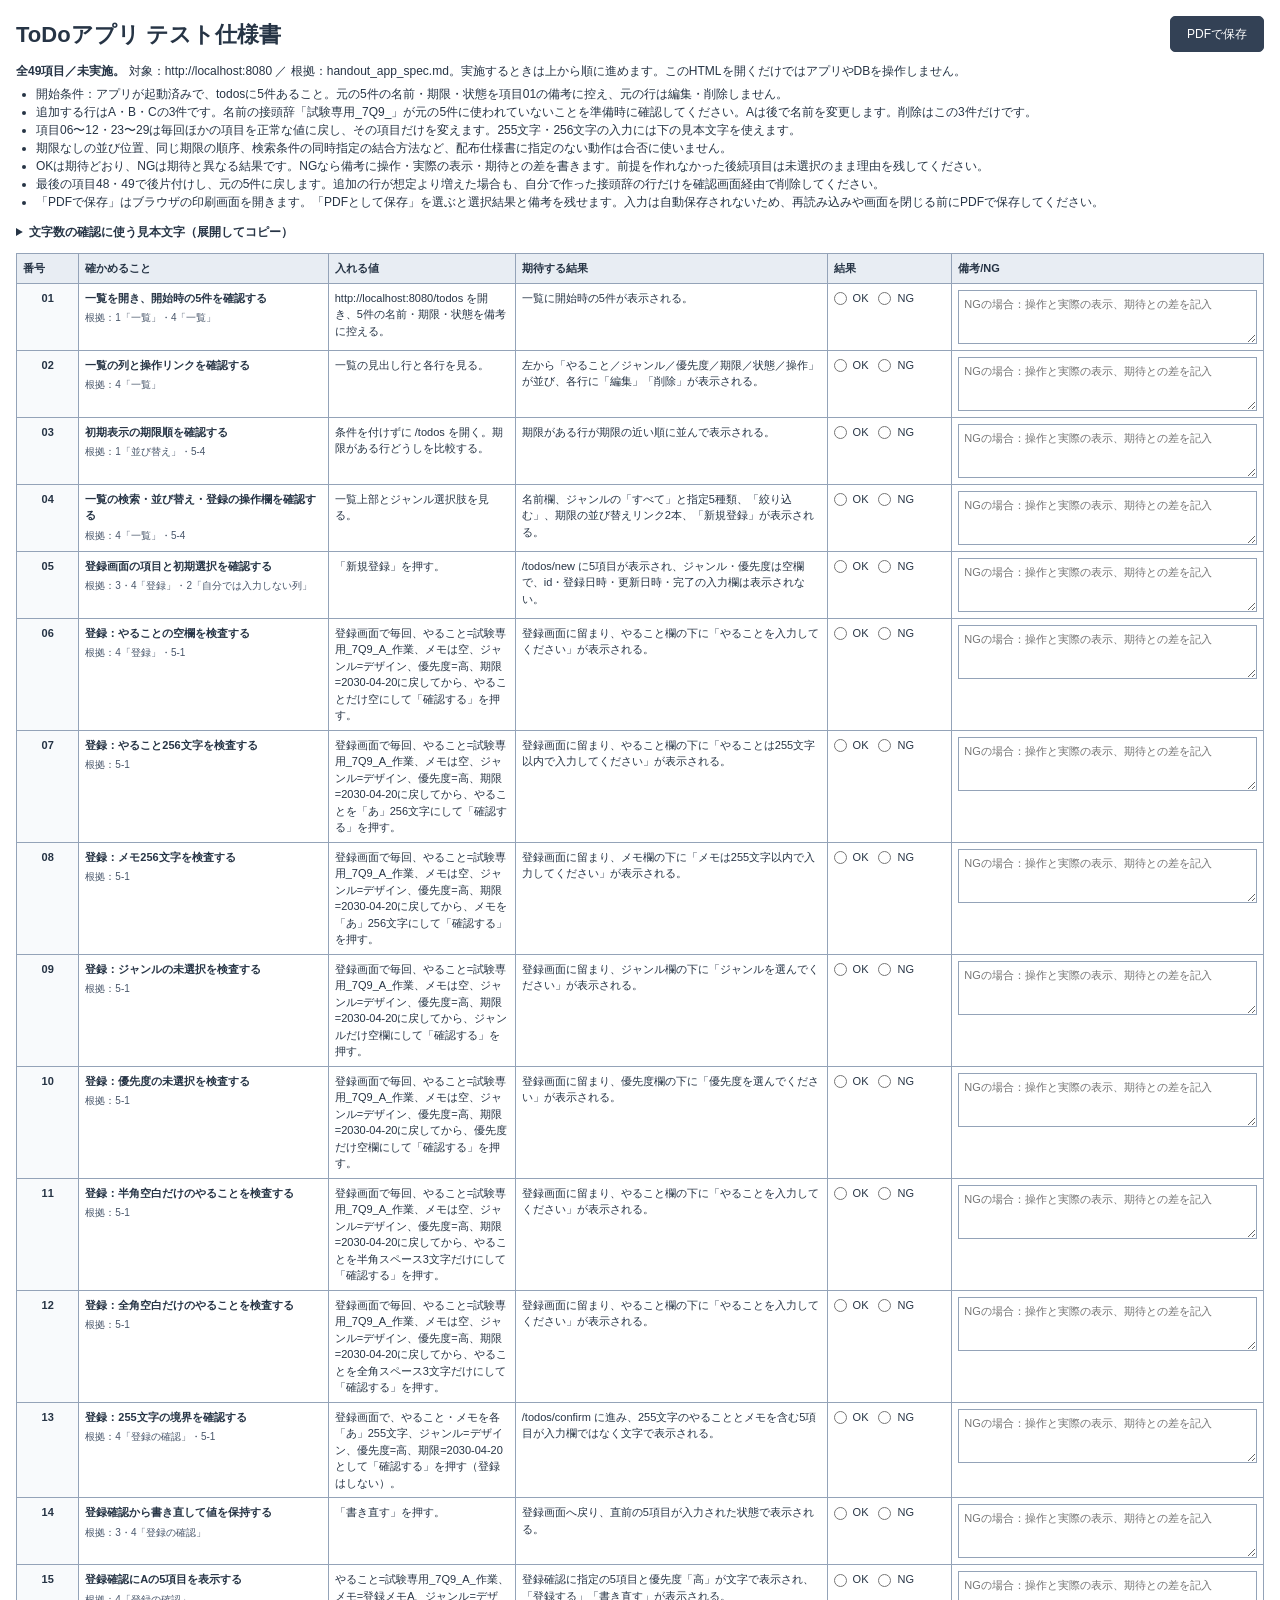
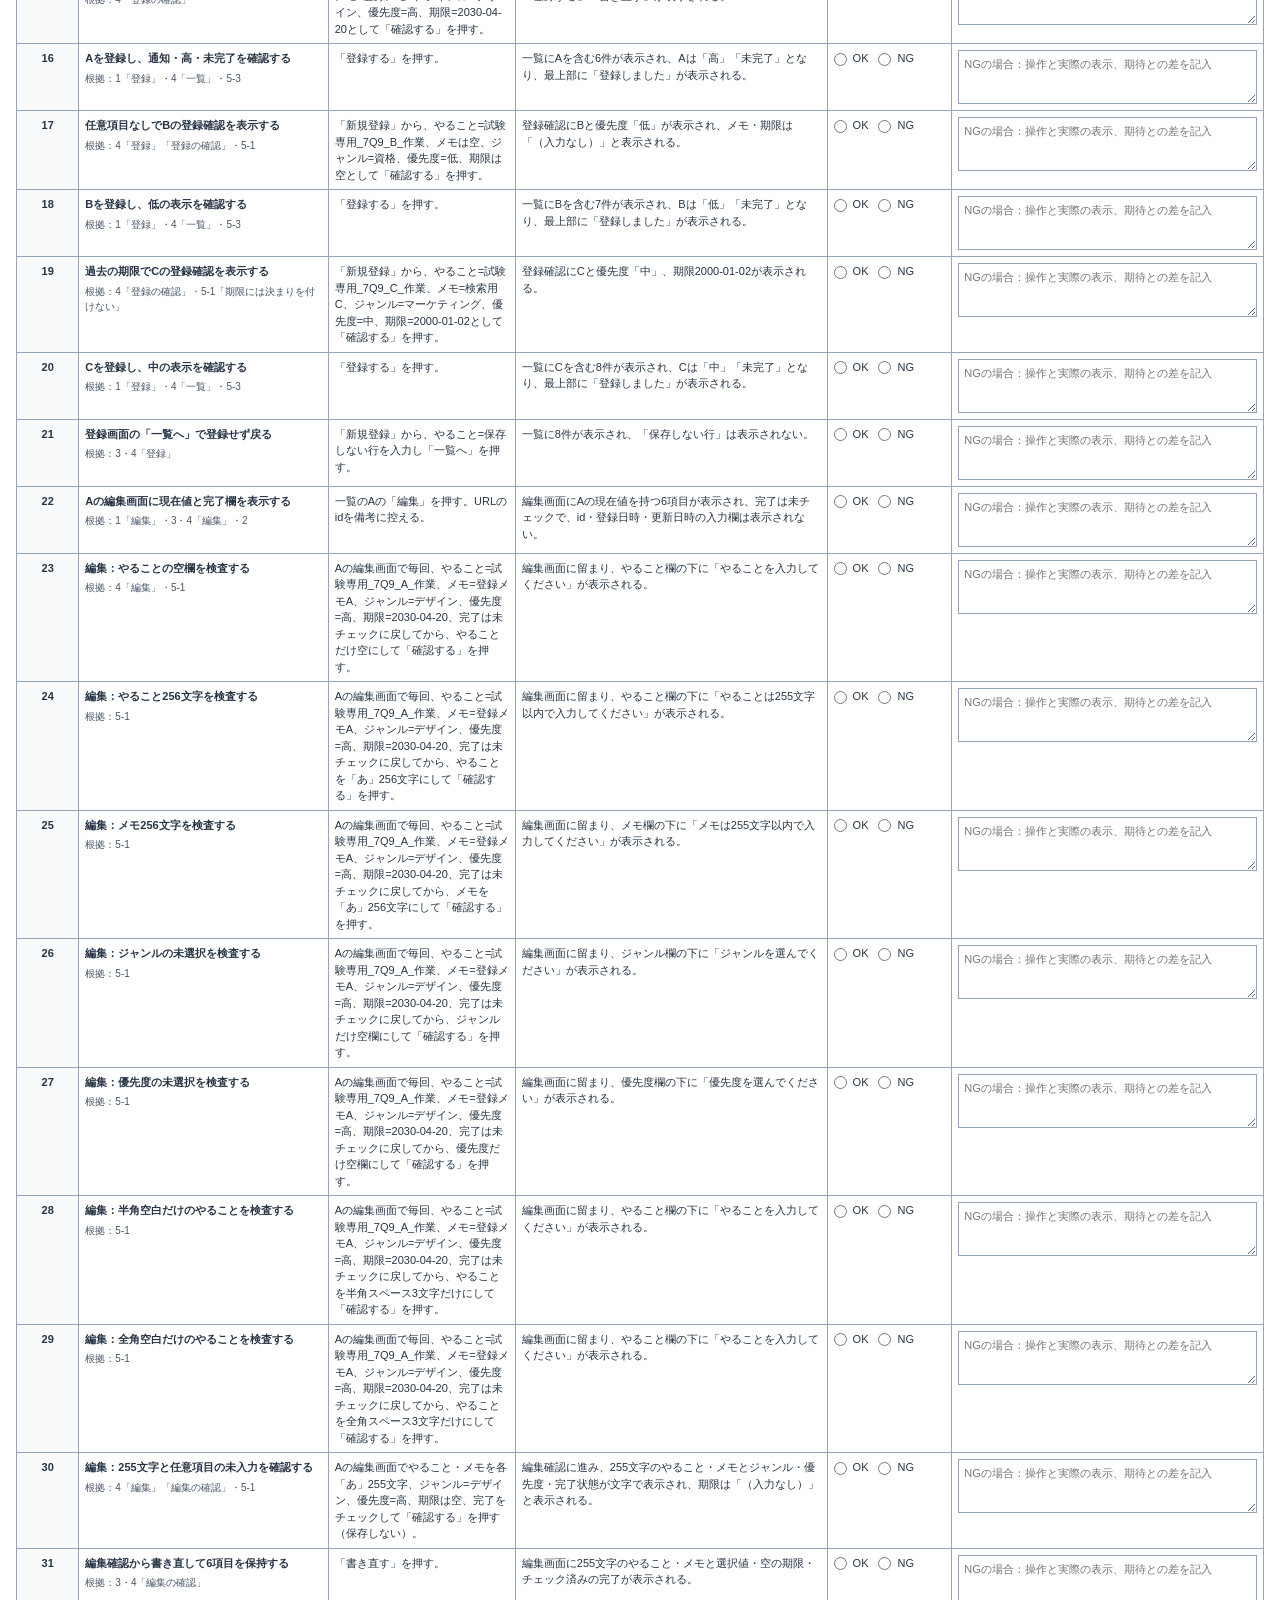
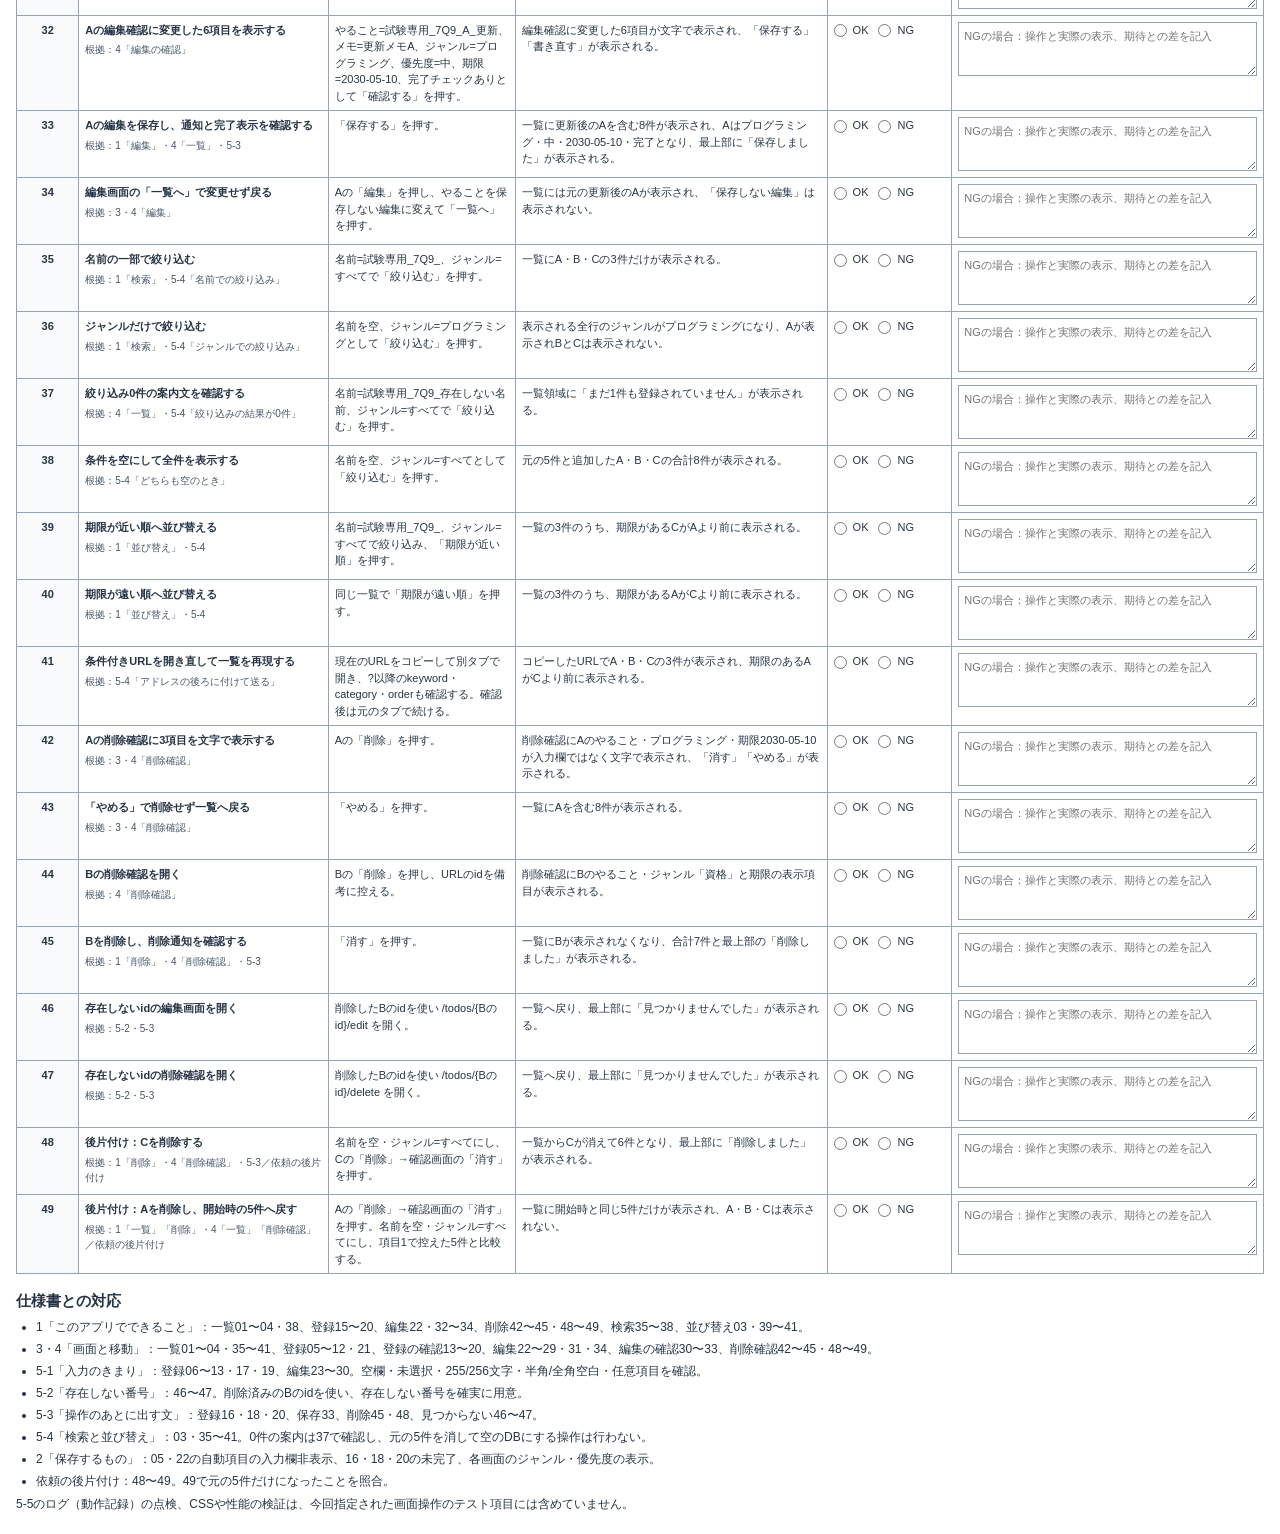
<file: test-spec.html>
<!DOCTYPE html>
<html lang="ja">
<head>
<meta charset="UTF-8">
<meta name="viewport" content="width=device-width, initial-scale=1.0">
<title>ToDoアプリ テスト仕様書</title>
<style>
* { box-sizing: border-box; }
body { margin: 0; color: #263445; background: #fff; font-family: sans-serif; font-size: 12px; line-height: 1.5; }
.page { width: 100%; padding: 16px; }
.toolbar { display: flex; align-items: center; justify-content: space-between; gap: 16px; margin-bottom: 10px; }
h1 { margin: 0; font-size: 22px; }
h2 { margin: 12px 0 4px; font-size: 15px; }
p { margin: 5px 0; }
button { flex: 0 0 auto; border: 1px solid #334155; border-radius: 5px; padding: 8px 16px; background: #334155; color: white; font: inherit; cursor: pointer; }
.instructions { margin-bottom: 12px; }
ul { margin: 5px 0; padding-left: 20px; }
table { width: 100%; table-layout: fixed; border-collapse: collapse; font-size: 11px; }
col.number { width: 5%; } col.check { width: 20%; } col.input { width: 15%; } col.expected { width: 25%; } col.result { width: 10%; } col.notes { width: 25%; }
th, td { border: 1px solid #94a3b8; padding: 6px; vertical-align: top; text-align: left; overflow-wrap: anywhere; }
thead th { background: #e8edf3; font-weight: bold; }
tbody th { text-align: center; background: #f8fafc; }
small { display: block; margin-top: 4px; color: #475569; font-size: 10px; }
.radio-options { display: flex; flex-wrap: wrap; gap: 4px 10px; }
.radio-options label { white-space: nowrap; }
input[type="radio"] { margin: 0 3px 0 0; vertical-align: middle; accent-color: #334155; }
textarea { display: block; width: 100%; min-height: 54px; border: 1px solid #94a3b8; padding: 5px; resize: vertical; overflow: hidden; background: #fff; color: #263445; font: inherit; line-height: 1.5; }
.print-note, .print-result { display: none; }
details { margin: 8px 0 12px; }
summary { cursor: pointer; font-weight: bold; }
.sample { white-space: pre-wrap; overflow-wrap: anywhere; border: 1px solid #cbd5e1; padding: 8px; font-size: 11px; }
.mapping { margin-top: 16px; }
.mapping li { margin-bottom: 4px; }
@page { size: A4 landscape; margin: 10mm; }
@media print {
    html, body { width: 100%; margin: 0; padding: 0; }
    body { font-size: 9pt; -webkit-print-color-adjust: exact; print-color-adjust: exact; }
    .page { width: 100%; padding: 0; }
    .toolbar button, details, textarea, .radio-options { display: none !important; }
    h1 { font-size: 16pt; }
    table { width: 100%; font-size: 8pt; }
    th, td { padding: 4px; overflow: visible; }
    small { font-size: 7pt; }
    thead { display: table-header-group; }
    tr { break-inside: auto; page-break-inside: auto; }
    .print-note, .print-result { display: block; white-space: pre-wrap; overflow-wrap: anywhere; height: auto; overflow: visible; }
    .print-note { line-height: 1.5; }
}
</style>
</head>
<body>
<main class="page">
<header class="toolbar"><h1>ToDoアプリ テスト仕様書</h1><button id="print-button" type="button">PDFで保存</button></header>
<section class="instructions" aria-label="実施前の準備">
<p><strong>全49項目／未実施。</strong> 対象：http://localhost:8080 ／ 根拠：handout_app_spec.md。実施するときは上から順に進めます。このHTMLを開くだけではアプリやDBを操作しません。</p>
<ul>
<li>開始条件：アプリが起動済みで、todosに5件あること。元の5件の名前・期限・状態を項目01の備考に控え、元の行は編集・削除しません。</li>
<li>追加する行はA・B・Cの3件です。名前の接頭辞「試験専用_7Q9_」が元の5件に使われていないことを準備時に確認してください。Aは後で名前を変更します。削除はこの3件だけです。</li>
<li>項目06〜12・23〜29は毎回ほかの項目を正常な値に戻し、その項目だけを変えます。255文字・256文字の入力には下の見本文字を使えます。</li>
<li>期限なしの並び位置、同じ期限の順序、検索条件の同時指定の結合方法など、配布仕様書に指定のない動作は合否に使いません。</li>
<li>OKは期待どおり、NGは期待と異なる結果です。NGなら備考に操作・実際の表示・期待との差を書きます。前提を作れなかった後続項目は未選択のまま理由を残してください。</li>
<li>最後の項目48・49で後片付けし、元の5件に戻します。追加の行が想定より増えた場合も、自分で作った接頭辞の行だけを確認画面経由で削除してください。</li>
<li>「PDFで保存」はブラウザの印刷画面を開きます。「PDFとして保存」を選ぶと選択結果と備考を残せます。入力は自動保存されないため、再読み込みや画面を閉じる前にPDFで保存してください。</li>
</ul>
</section>
<details><summary>文字数の確認に使う見本文字（展開してコピー）</summary><p>「あ」255文字：</p><pre class="sample">あああああああああああああああああああああああああああああああああああああああああああああああああああああああああああああああああああああああああああああああああああああああああああああああああああああああああああああああああああああああああああああああああああああああああああああああああああああああああああああああああああああああああああああああああああああああああああああああああああああああああああああああああああああああああああああああああああああああああああああああああああああああああああああああ</pre><p>「あ」256文字：</p><pre class="sample">ああああああああああああああああああああああああああああああああああああああああああああああああああああああああああああああああああああああああああああああああああああああああああああああああああああああああああああああああああああああああああああああああああああああああああああああああああああああああああああああああああああああああああああああああああああああああああああああああああああああああああああああああああああああああああああああああああああああああああああああああああああああああああああああああ</pre></details>
<table aria-label="テスト項目と結果の記録">
<colgroup><col class="number"><col class="check"><col class="input"><col class="expected"><col class="result"><col class="notes"></colgroup>
<thead><tr><th scope="col">番号</th><th scope="col">確かめること</th><th scope="col">入れる値</th><th scope="col">期待する結果</th><th scope="col">結果</th><th scope="col">備考/NG</th></tr></thead>
<tbody>
<tr data-case="01"><th scope="row">01</th><td><strong>一覧を開き、開始時の5件を確認する</strong><small>根拠：1「一覧」・4「一覧」</small></td><td>http://localhost:8080/todos を開き、5件の名前・期限・状態を備考に控える。</td><td>一覧に開始時の5件が表示される。</td><td class="result-cell"><div class="radio-options"><label for="ok-01"><input type="radio" id="ok-01" name="result-01" value="OK"> OK</label><label for="ng-01"><input type="radio" id="ng-01" name="result-01" value="NG"> NG</label></div><span class="print-result" aria-hidden="true">○ OK　○ NG</span></td><td><textarea id="note-01" name="note-01" rows="2" aria-label="項目01の備考・NG内容" placeholder="NGの場合：操作と実際の表示、期待との差を記入"></textarea><div class="print-note" aria-hidden="true"></div></td></tr>
<tr data-case="02"><th scope="row">02</th><td><strong>一覧の列と操作リンクを確認する</strong><small>根拠：4「一覧」</small></td><td>一覧の見出し行と各行を見る。</td><td>左から「やること／ジャンル／優先度／期限／状態／操作」が並び、各行に「編集」「削除」が表示される。</td><td class="result-cell"><div class="radio-options"><label for="ok-02"><input type="radio" id="ok-02" name="result-02" value="OK"> OK</label><label for="ng-02"><input type="radio" id="ng-02" name="result-02" value="NG"> NG</label></div><span class="print-result" aria-hidden="true">○ OK　○ NG</span></td><td><textarea id="note-02" name="note-02" rows="2" aria-label="項目02の備考・NG内容" placeholder="NGの場合：操作と実際の表示、期待との差を記入"></textarea><div class="print-note" aria-hidden="true"></div></td></tr>
<tr data-case="03"><th scope="row">03</th><td><strong>初期表示の期限順を確認する</strong><small>根拠：1「並び替え」・5-4</small></td><td>条件を付けずに /todos を開く。期限がある行どうしを比較する。</td><td>期限がある行が期限の近い順に並んで表示される。</td><td class="result-cell"><div class="radio-options"><label for="ok-03"><input type="radio" id="ok-03" name="result-03" value="OK"> OK</label><label for="ng-03"><input type="radio" id="ng-03" name="result-03" value="NG"> NG</label></div><span class="print-result" aria-hidden="true">○ OK　○ NG</span></td><td><textarea id="note-03" name="note-03" rows="2" aria-label="項目03の備考・NG内容" placeholder="NGの場合：操作と実際の表示、期待との差を記入"></textarea><div class="print-note" aria-hidden="true"></div></td></tr>
<tr data-case="04"><th scope="row">04</th><td><strong>一覧の検索・並び替え・登録の操作欄を確認する</strong><small>根拠：4「一覧」・5-4</small></td><td>一覧上部とジャンル選択肢を見る。</td><td>名前欄、ジャンルの「すべて」と指定5種類、「絞り込む」、期限の並び替えリンク2本、「新規登録」が表示される。</td><td class="result-cell"><div class="radio-options"><label for="ok-04"><input type="radio" id="ok-04" name="result-04" value="OK"> OK</label><label for="ng-04"><input type="radio" id="ng-04" name="result-04" value="NG"> NG</label></div><span class="print-result" aria-hidden="true">○ OK　○ NG</span></td><td><textarea id="note-04" name="note-04" rows="2" aria-label="項目04の備考・NG内容" placeholder="NGの場合：操作と実際の表示、期待との差を記入"></textarea><div class="print-note" aria-hidden="true"></div></td></tr>
<tr data-case="05"><th scope="row">05</th><td><strong>登録画面の項目と初期選択を確認する</strong><small>根拠：3・4「登録」・2「自分では入力しない列」</small></td><td>「新規登録」を押す。</td><td>/todos/new に5項目が表示され、ジャンル・優先度は空欄で、id・登録日時・更新日時・完了の入力欄は表示されない。</td><td class="result-cell"><div class="radio-options"><label for="ok-05"><input type="radio" id="ok-05" name="result-05" value="OK"> OK</label><label for="ng-05"><input type="radio" id="ng-05" name="result-05" value="NG"> NG</label></div><span class="print-result" aria-hidden="true">○ OK　○ NG</span></td><td><textarea id="note-05" name="note-05" rows="2" aria-label="項目05の備考・NG内容" placeholder="NGの場合：操作と実際の表示、期待との差を記入"></textarea><div class="print-note" aria-hidden="true"></div></td></tr>
<tr data-case="06"><th scope="row">06</th><td><strong>登録：やることの空欄を検査する</strong><small>根拠：4「登録」・5-1</small></td><td>登録画面で毎回、やること=試験専用_7Q9_A_作業、メモは空、ジャンル=デザイン、優先度=高、期限=2030-04-20に戻してから、やることだけ空にして「確認する」を押す。</td><td>登録画面に留まり、やること欄の下に「やることを入力してください」が表示される。</td><td class="result-cell"><div class="radio-options"><label for="ok-06"><input type="radio" id="ok-06" name="result-06" value="OK"> OK</label><label for="ng-06"><input type="radio" id="ng-06" name="result-06" value="NG"> NG</label></div><span class="print-result" aria-hidden="true">○ OK　○ NG</span></td><td><textarea id="note-06" name="note-06" rows="2" aria-label="項目06の備考・NG内容" placeholder="NGの場合：操作と実際の表示、期待との差を記入"></textarea><div class="print-note" aria-hidden="true"></div></td></tr>
<tr data-case="07"><th scope="row">07</th><td><strong>登録：やること256文字を検査する</strong><small>根拠：5-1</small></td><td>登録画面で毎回、やること=試験専用_7Q9_A_作業、メモは空、ジャンル=デザイン、優先度=高、期限=2030-04-20に戻してから、やることを「あ」256文字にして「確認する」を押す。</td><td>登録画面に留まり、やること欄の下に「やることは255文字以内で入力してください」が表示される。</td><td class="result-cell"><div class="radio-options"><label for="ok-07"><input type="radio" id="ok-07" name="result-07" value="OK"> OK</label><label for="ng-07"><input type="radio" id="ng-07" name="result-07" value="NG"> NG</label></div><span class="print-result" aria-hidden="true">○ OK　○ NG</span></td><td><textarea id="note-07" name="note-07" rows="2" aria-label="項目07の備考・NG内容" placeholder="NGの場合：操作と実際の表示、期待との差を記入"></textarea><div class="print-note" aria-hidden="true"></div></td></tr>
<tr data-case="08"><th scope="row">08</th><td><strong>登録：メモ256文字を検査する</strong><small>根拠：5-1</small></td><td>登録画面で毎回、やること=試験専用_7Q9_A_作業、メモは空、ジャンル=デザイン、優先度=高、期限=2030-04-20に戻してから、メモを「あ」256文字にして「確認する」を押す。</td><td>登録画面に留まり、メモ欄の下に「メモは255文字以内で入力してください」が表示される。</td><td class="result-cell"><div class="radio-options"><label for="ok-08"><input type="radio" id="ok-08" name="result-08" value="OK"> OK</label><label for="ng-08"><input type="radio" id="ng-08" name="result-08" value="NG"> NG</label></div><span class="print-result" aria-hidden="true">○ OK　○ NG</span></td><td><textarea id="note-08" name="note-08" rows="2" aria-label="項目08の備考・NG内容" placeholder="NGの場合：操作と実際の表示、期待との差を記入"></textarea><div class="print-note" aria-hidden="true"></div></td></tr>
<tr data-case="09"><th scope="row">09</th><td><strong>登録：ジャンルの未選択を検査する</strong><small>根拠：5-1</small></td><td>登録画面で毎回、やること=試験専用_7Q9_A_作業、メモは空、ジャンル=デザイン、優先度=高、期限=2030-04-20に戻してから、ジャンルだけ空欄にして「確認する」を押す。</td><td>登録画面に留まり、ジャンル欄の下に「ジャンルを選んでください」が表示される。</td><td class="result-cell"><div class="radio-options"><label for="ok-09"><input type="radio" id="ok-09" name="result-09" value="OK"> OK</label><label for="ng-09"><input type="radio" id="ng-09" name="result-09" value="NG"> NG</label></div><span class="print-result" aria-hidden="true">○ OK　○ NG</span></td><td><textarea id="note-09" name="note-09" rows="2" aria-label="項目09の備考・NG内容" placeholder="NGの場合：操作と実際の表示、期待との差を記入"></textarea><div class="print-note" aria-hidden="true"></div></td></tr>
<tr data-case="10"><th scope="row">10</th><td><strong>登録：優先度の未選択を検査する</strong><small>根拠：5-1</small></td><td>登録画面で毎回、やること=試験専用_7Q9_A_作業、メモは空、ジャンル=デザイン、優先度=高、期限=2030-04-20に戻してから、優先度だけ空欄にして「確認する」を押す。</td><td>登録画面に留まり、優先度欄の下に「優先度を選んでください」が表示される。</td><td class="result-cell"><div class="radio-options"><label for="ok-10"><input type="radio" id="ok-10" name="result-10" value="OK"> OK</label><label for="ng-10"><input type="radio" id="ng-10" name="result-10" value="NG"> NG</label></div><span class="print-result" aria-hidden="true">○ OK　○ NG</span></td><td><textarea id="note-10" name="note-10" rows="2" aria-label="項目10の備考・NG内容" placeholder="NGの場合：操作と実際の表示、期待との差を記入"></textarea><div class="print-note" aria-hidden="true"></div></td></tr>
<tr data-case="11"><th scope="row">11</th><td><strong>登録：半角空白だけのやることを検査する</strong><small>根拠：5-1</small></td><td>登録画面で毎回、やること=試験専用_7Q9_A_作業、メモは空、ジャンル=デザイン、優先度=高、期限=2030-04-20に戻してから、やることを半角スペース3文字だけにして「確認する」を押す。</td><td>登録画面に留まり、やること欄の下に「やることを入力してください」が表示される。</td><td class="result-cell"><div class="radio-options"><label for="ok-11"><input type="radio" id="ok-11" name="result-11" value="OK"> OK</label><label for="ng-11"><input type="radio" id="ng-11" name="result-11" value="NG"> NG</label></div><span class="print-result" aria-hidden="true">○ OK　○ NG</span></td><td><textarea id="note-11" name="note-11" rows="2" aria-label="項目11の備考・NG内容" placeholder="NGの場合：操作と実際の表示、期待との差を記入"></textarea><div class="print-note" aria-hidden="true"></div></td></tr>
<tr data-case="12"><th scope="row">12</th><td><strong>登録：全角空白だけのやることを検査する</strong><small>根拠：5-1</small></td><td>登録画面で毎回、やること=試験専用_7Q9_A_作業、メモは空、ジャンル=デザイン、優先度=高、期限=2030-04-20に戻してから、やることを全角スペース3文字だけにして「確認する」を押す。</td><td>登録画面に留まり、やること欄の下に「やることを入力してください」が表示される。</td><td class="result-cell"><div class="radio-options"><label for="ok-12"><input type="radio" id="ok-12" name="result-12" value="OK"> OK</label><label for="ng-12"><input type="radio" id="ng-12" name="result-12" value="NG"> NG</label></div><span class="print-result" aria-hidden="true">○ OK　○ NG</span></td><td><textarea id="note-12" name="note-12" rows="2" aria-label="項目12の備考・NG内容" placeholder="NGの場合：操作と実際の表示、期待との差を記入"></textarea><div class="print-note" aria-hidden="true"></div></td></tr>
<tr data-case="13"><th scope="row">13</th><td><strong>登録：255文字の境界を確認する</strong><small>根拠：4「登録の確認」・5-1</small></td><td>登録画面で、やること・メモを各「あ」255文字、ジャンル=デザイン、優先度=高、期限=2030-04-20として「確認する」を押す（登録はしない）。</td><td>/todos/confirm に進み、255文字のやることとメモを含む5項目が入力欄ではなく文字で表示される。</td><td class="result-cell"><div class="radio-options"><label for="ok-13"><input type="radio" id="ok-13" name="result-13" value="OK"> OK</label><label for="ng-13"><input type="radio" id="ng-13" name="result-13" value="NG"> NG</label></div><span class="print-result" aria-hidden="true">○ OK　○ NG</span></td><td><textarea id="note-13" name="note-13" rows="2" aria-label="項目13の備考・NG内容" placeholder="NGの場合：操作と実際の表示、期待との差を記入"></textarea><div class="print-note" aria-hidden="true"></div></td></tr>
<tr data-case="14"><th scope="row">14</th><td><strong>登録確認から書き直して値を保持する</strong><small>根拠：3・4「登録の確認」</small></td><td>「書き直す」を押す。</td><td>登録画面へ戻り、直前の5項目が入力された状態で表示される。</td><td class="result-cell"><div class="radio-options"><label for="ok-14"><input type="radio" id="ok-14" name="result-14" value="OK"> OK</label><label for="ng-14"><input type="radio" id="ng-14" name="result-14" value="NG"> NG</label></div><span class="print-result" aria-hidden="true">○ OK　○ NG</span></td><td><textarea id="note-14" name="note-14" rows="2" aria-label="項目14の備考・NG内容" placeholder="NGの場合：操作と実際の表示、期待との差を記入"></textarea><div class="print-note" aria-hidden="true"></div></td></tr>
<tr data-case="15"><th scope="row">15</th><td><strong>登録確認にAの5項目を表示する</strong><small>根拠：4「登録の確認」</small></td><td>やること=試験専用_7Q9_A_作業、メモ=登録メモA、ジャンル=デザイン、優先度=高、期限=2030-04-20として「確認する」を押す。</td><td>登録確認に指定の5項目と優先度「高」が文字で表示され、「登録する」「書き直す」が表示される。</td><td class="result-cell"><div class="radio-options"><label for="ok-15"><input type="radio" id="ok-15" name="result-15" value="OK"> OK</label><label for="ng-15"><input type="radio" id="ng-15" name="result-15" value="NG"> NG</label></div><span class="print-result" aria-hidden="true">○ OK　○ NG</span></td><td><textarea id="note-15" name="note-15" rows="2" aria-label="項目15の備考・NG内容" placeholder="NGの場合：操作と実際の表示、期待との差を記入"></textarea><div class="print-note" aria-hidden="true"></div></td></tr>
<tr data-case="16"><th scope="row">16</th><td><strong>Aを登録し、通知・高・未完了を確認する</strong><small>根拠：1「登録」・4「一覧」・5-3</small></td><td>「登録する」を押す。</td><td>一覧にAを含む6件が表示され、Aは「高」「未完了」となり、最上部に「登録しました」が表示される。</td><td class="result-cell"><div class="radio-options"><label for="ok-16"><input type="radio" id="ok-16" name="result-16" value="OK"> OK</label><label for="ng-16"><input type="radio" id="ng-16" name="result-16" value="NG"> NG</label></div><span class="print-result" aria-hidden="true">○ OK　○ NG</span></td><td><textarea id="note-16" name="note-16" rows="2" aria-label="項目16の備考・NG内容" placeholder="NGの場合：操作と実際の表示、期待との差を記入"></textarea><div class="print-note" aria-hidden="true"></div></td></tr>
<tr data-case="17"><th scope="row">17</th><td><strong>任意項目なしでBの登録確認を表示する</strong><small>根拠：4「登録」「登録の確認」・5-1</small></td><td>「新規登録」から、やること=試験専用_7Q9_B_作業、メモは空、ジャンル=資格、優先度=低、期限は空として「確認する」を押す。</td><td>登録確認にBと優先度「低」が表示され、メモ・期限は「（入力なし）」と表示される。</td><td class="result-cell"><div class="radio-options"><label for="ok-17"><input type="radio" id="ok-17" name="result-17" value="OK"> OK</label><label for="ng-17"><input type="radio" id="ng-17" name="result-17" value="NG"> NG</label></div><span class="print-result" aria-hidden="true">○ OK　○ NG</span></td><td><textarea id="note-17" name="note-17" rows="2" aria-label="項目17の備考・NG内容" placeholder="NGの場合：操作と実際の表示、期待との差を記入"></textarea><div class="print-note" aria-hidden="true"></div></td></tr>
<tr data-case="18"><th scope="row">18</th><td><strong>Bを登録し、低の表示を確認する</strong><small>根拠：1「登録」・4「一覧」・5-3</small></td><td>「登録する」を押す。</td><td>一覧にBを含む7件が表示され、Bは「低」「未完了」となり、最上部に「登録しました」が表示される。</td><td class="result-cell"><div class="radio-options"><label for="ok-18"><input type="radio" id="ok-18" name="result-18" value="OK"> OK</label><label for="ng-18"><input type="radio" id="ng-18" name="result-18" value="NG"> NG</label></div><span class="print-result" aria-hidden="true">○ OK　○ NG</span></td><td><textarea id="note-18" name="note-18" rows="2" aria-label="項目18の備考・NG内容" placeholder="NGの場合：操作と実際の表示、期待との差を記入"></textarea><div class="print-note" aria-hidden="true"></div></td></tr>
<tr data-case="19"><th scope="row">19</th><td><strong>過去の期限でCの登録確認を表示する</strong><small>根拠：4「登録の確認」・5-1「期限には決まりを付けない」</small></td><td>「新規登録」から、やること=試験専用_7Q9_C_作業、メモ=検索用C、ジャンル=マーケティング、優先度=中、期限=2000-01-02として「確認する」を押す。</td><td>登録確認にCと優先度「中」、期限2000-01-02が表示される。</td><td class="result-cell"><div class="radio-options"><label for="ok-19"><input type="radio" id="ok-19" name="result-19" value="OK"> OK</label><label for="ng-19"><input type="radio" id="ng-19" name="result-19" value="NG"> NG</label></div><span class="print-result" aria-hidden="true">○ OK　○ NG</span></td><td><textarea id="note-19" name="note-19" rows="2" aria-label="項目19の備考・NG内容" placeholder="NGの場合：操作と実際の表示、期待との差を記入"></textarea><div class="print-note" aria-hidden="true"></div></td></tr>
<tr data-case="20"><th scope="row">20</th><td><strong>Cを登録し、中の表示を確認する</strong><small>根拠：1「登録」・4「一覧」・5-3</small></td><td>「登録する」を押す。</td><td>一覧にCを含む8件が表示され、Cは「中」「未完了」となり、最上部に「登録しました」が表示される。</td><td class="result-cell"><div class="radio-options"><label for="ok-20"><input type="radio" id="ok-20" name="result-20" value="OK"> OK</label><label for="ng-20"><input type="radio" id="ng-20" name="result-20" value="NG"> NG</label></div><span class="print-result" aria-hidden="true">○ OK　○ NG</span></td><td><textarea id="note-20" name="note-20" rows="2" aria-label="項目20の備考・NG内容" placeholder="NGの場合：操作と実際の表示、期待との差を記入"></textarea><div class="print-note" aria-hidden="true"></div></td></tr>
<tr data-case="21"><th scope="row">21</th><td><strong>登録画面の「一覧へ」で登録せず戻る</strong><small>根拠：3・4「登録」</small></td><td>「新規登録」から、やること=保存しない行を入力し「一覧へ」を押す。</td><td>一覧に8件が表示され、「保存しない行」は表示されない。</td><td class="result-cell"><div class="radio-options"><label for="ok-21"><input type="radio" id="ok-21" name="result-21" value="OK"> OK</label><label for="ng-21"><input type="radio" id="ng-21" name="result-21" value="NG"> NG</label></div><span class="print-result" aria-hidden="true">○ OK　○ NG</span></td><td><textarea id="note-21" name="note-21" rows="2" aria-label="項目21の備考・NG内容" placeholder="NGの場合：操作と実際の表示、期待との差を記入"></textarea><div class="print-note" aria-hidden="true"></div></td></tr>
<tr data-case="22"><th scope="row">22</th><td><strong>Aの編集画面に現在値と完了欄を表示する</strong><small>根拠：1「編集」・3・4「編集」・2</small></td><td>一覧のAの「編集」を押す。URLのidを備考に控える。</td><td>編集画面にAの現在値を持つ6項目が表示され、完了は未チェックで、id・登録日時・更新日時の入力欄は表示されない。</td><td class="result-cell"><div class="radio-options"><label for="ok-22"><input type="radio" id="ok-22" name="result-22" value="OK"> OK</label><label for="ng-22"><input type="radio" id="ng-22" name="result-22" value="NG"> NG</label></div><span class="print-result" aria-hidden="true">○ OK　○ NG</span></td><td><textarea id="note-22" name="note-22" rows="2" aria-label="項目22の備考・NG内容" placeholder="NGの場合：操作と実際の表示、期待との差を記入"></textarea><div class="print-note" aria-hidden="true"></div></td></tr>
<tr data-case="23"><th scope="row">23</th><td><strong>編集：やることの空欄を検査する</strong><small>根拠：4「編集」・5-1</small></td><td>Aの編集画面で毎回、やること=試験専用_7Q9_A_作業、メモ=登録メモA、ジャンル=デザイン、優先度=高、期限=2030-04-20、完了は未チェックに戻してから、やることだけ空にして「確認する」を押す。</td><td>編集画面に留まり、やること欄の下に「やることを入力してください」が表示される。</td><td class="result-cell"><div class="radio-options"><label for="ok-23"><input type="radio" id="ok-23" name="result-23" value="OK"> OK</label><label for="ng-23"><input type="radio" id="ng-23" name="result-23" value="NG"> NG</label></div><span class="print-result" aria-hidden="true">○ OK　○ NG</span></td><td><textarea id="note-23" name="note-23" rows="2" aria-label="項目23の備考・NG内容" placeholder="NGの場合：操作と実際の表示、期待との差を記入"></textarea><div class="print-note" aria-hidden="true"></div></td></tr>
<tr data-case="24"><th scope="row">24</th><td><strong>編集：やること256文字を検査する</strong><small>根拠：5-1</small></td><td>Aの編集画面で毎回、やること=試験専用_7Q9_A_作業、メモ=登録メモA、ジャンル=デザイン、優先度=高、期限=2030-04-20、完了は未チェックに戻してから、やることを「あ」256文字にして「確認する」を押す。</td><td>編集画面に留まり、やること欄の下に「やることは255文字以内で入力してください」が表示される。</td><td class="result-cell"><div class="radio-options"><label for="ok-24"><input type="radio" id="ok-24" name="result-24" value="OK"> OK</label><label for="ng-24"><input type="radio" id="ng-24" name="result-24" value="NG"> NG</label></div><span class="print-result" aria-hidden="true">○ OK　○ NG</span></td><td><textarea id="note-24" name="note-24" rows="2" aria-label="項目24の備考・NG内容" placeholder="NGの場合：操作と実際の表示、期待との差を記入"></textarea><div class="print-note" aria-hidden="true"></div></td></tr>
<tr data-case="25"><th scope="row">25</th><td><strong>編集：メモ256文字を検査する</strong><small>根拠：5-1</small></td><td>Aの編集画面で毎回、やること=試験専用_7Q9_A_作業、メモ=登録メモA、ジャンル=デザイン、優先度=高、期限=2030-04-20、完了は未チェックに戻してから、メモを「あ」256文字にして「確認する」を押す。</td><td>編集画面に留まり、メモ欄の下に「メモは255文字以内で入力してください」が表示される。</td><td class="result-cell"><div class="radio-options"><label for="ok-25"><input type="radio" id="ok-25" name="result-25" value="OK"> OK</label><label for="ng-25"><input type="radio" id="ng-25" name="result-25" value="NG"> NG</label></div><span class="print-result" aria-hidden="true">○ OK　○ NG</span></td><td><textarea id="note-25" name="note-25" rows="2" aria-label="項目25の備考・NG内容" placeholder="NGの場合：操作と実際の表示、期待との差を記入"></textarea><div class="print-note" aria-hidden="true"></div></td></tr>
<tr data-case="26"><th scope="row">26</th><td><strong>編集：ジャンルの未選択を検査する</strong><small>根拠：5-1</small></td><td>Aの編集画面で毎回、やること=試験専用_7Q9_A_作業、メモ=登録メモA、ジャンル=デザイン、優先度=高、期限=2030-04-20、完了は未チェックに戻してから、ジャンルだけ空欄にして「確認する」を押す。</td><td>編集画面に留まり、ジャンル欄の下に「ジャンルを選んでください」が表示される。</td><td class="result-cell"><div class="radio-options"><label for="ok-26"><input type="radio" id="ok-26" name="result-26" value="OK"> OK</label><label for="ng-26"><input type="radio" id="ng-26" name="result-26" value="NG"> NG</label></div><span class="print-result" aria-hidden="true">○ OK　○ NG</span></td><td><textarea id="note-26" name="note-26" rows="2" aria-label="項目26の備考・NG内容" placeholder="NGの場合：操作と実際の表示、期待との差を記入"></textarea><div class="print-note" aria-hidden="true"></div></td></tr>
<tr data-case="27"><th scope="row">27</th><td><strong>編集：優先度の未選択を検査する</strong><small>根拠：5-1</small></td><td>Aの編集画面で毎回、やること=試験専用_7Q9_A_作業、メモ=登録メモA、ジャンル=デザイン、優先度=高、期限=2030-04-20、完了は未チェックに戻してから、優先度だけ空欄にして「確認する」を押す。</td><td>編集画面に留まり、優先度欄の下に「優先度を選んでください」が表示される。</td><td class="result-cell"><div class="radio-options"><label for="ok-27"><input type="radio" id="ok-27" name="result-27" value="OK"> OK</label><label for="ng-27"><input type="radio" id="ng-27" name="result-27" value="NG"> NG</label></div><span class="print-result" aria-hidden="true">○ OK　○ NG</span></td><td><textarea id="note-27" name="note-27" rows="2" aria-label="項目27の備考・NG内容" placeholder="NGの場合：操作と実際の表示、期待との差を記入"></textarea><div class="print-note" aria-hidden="true"></div></td></tr>
<tr data-case="28"><th scope="row">28</th><td><strong>編集：半角空白だけのやることを検査する</strong><small>根拠：5-1</small></td><td>Aの編集画面で毎回、やること=試験専用_7Q9_A_作業、メモ=登録メモA、ジャンル=デザイン、優先度=高、期限=2030-04-20、完了は未チェックに戻してから、やることを半角スペース3文字だけにして「確認する」を押す。</td><td>編集画面に留まり、やること欄の下に「やることを入力してください」が表示される。</td><td class="result-cell"><div class="radio-options"><label for="ok-28"><input type="radio" id="ok-28" name="result-28" value="OK"> OK</label><label for="ng-28"><input type="radio" id="ng-28" name="result-28" value="NG"> NG</label></div><span class="print-result" aria-hidden="true">○ OK　○ NG</span></td><td><textarea id="note-28" name="note-28" rows="2" aria-label="項目28の備考・NG内容" placeholder="NGの場合：操作と実際の表示、期待との差を記入"></textarea><div class="print-note" aria-hidden="true"></div></td></tr>
<tr data-case="29"><th scope="row">29</th><td><strong>編集：全角空白だけのやることを検査する</strong><small>根拠：5-1</small></td><td>Aの編集画面で毎回、やること=試験専用_7Q9_A_作業、メモ=登録メモA、ジャンル=デザイン、優先度=高、期限=2030-04-20、完了は未チェックに戻してから、やることを全角スペース3文字だけにして「確認する」を押す。</td><td>編集画面に留まり、やること欄の下に「やることを入力してください」が表示される。</td><td class="result-cell"><div class="radio-options"><label for="ok-29"><input type="radio" id="ok-29" name="result-29" value="OK"> OK</label><label for="ng-29"><input type="radio" id="ng-29" name="result-29" value="NG"> NG</label></div><span class="print-result" aria-hidden="true">○ OK　○ NG</span></td><td><textarea id="note-29" name="note-29" rows="2" aria-label="項目29の備考・NG内容" placeholder="NGの場合：操作と実際の表示、期待との差を記入"></textarea><div class="print-note" aria-hidden="true"></div></td></tr>
<tr data-case="30"><th scope="row">30</th><td><strong>編集：255文字と任意項目の未入力を確認する</strong><small>根拠：4「編集」「編集の確認」・5-1</small></td><td>Aの編集画面でやること・メモを各「あ」255文字、ジャンル=デザイン、優先度=高、期限は空、完了をチェックして「確認する」を押す（保存しない）。</td><td>編集確認に進み、255文字のやること・メモとジャンル・優先度・完了状態が文字で表示され、期限は「（入力なし）」と表示される。</td><td class="result-cell"><div class="radio-options"><label for="ok-30"><input type="radio" id="ok-30" name="result-30" value="OK"> OK</label><label for="ng-30"><input type="radio" id="ng-30" name="result-30" value="NG"> NG</label></div><span class="print-result" aria-hidden="true">○ OK　○ NG</span></td><td><textarea id="note-30" name="note-30" rows="2" aria-label="項目30の備考・NG内容" placeholder="NGの場合：操作と実際の表示、期待との差を記入"></textarea><div class="print-note" aria-hidden="true"></div></td></tr>
<tr data-case="31"><th scope="row">31</th><td><strong>編集確認から書き直して6項目を保持する</strong><small>根拠：3・4「編集の確認」</small></td><td>「書き直す」を押す。</td><td>編集画面に255文字のやること・メモと選択値・空の期限・チェック済みの完了が表示される。</td><td class="result-cell"><div class="radio-options"><label for="ok-31"><input type="radio" id="ok-31" name="result-31" value="OK"> OK</label><label for="ng-31"><input type="radio" id="ng-31" name="result-31" value="NG"> NG</label></div><span class="print-result" aria-hidden="true">○ OK　○ NG</span></td><td><textarea id="note-31" name="note-31" rows="2" aria-label="項目31の備考・NG内容" placeholder="NGの場合：操作と実際の表示、期待との差を記入"></textarea><div class="print-note" aria-hidden="true"></div></td></tr>
<tr data-case="32"><th scope="row">32</th><td><strong>Aの編集確認に変更した6項目を表示する</strong><small>根拠：4「編集の確認」</small></td><td>やること=試験専用_7Q9_A_更新、メモ=更新メモA、ジャンル=プログラミング、優先度=中、期限=2030-05-10、完了チェックありとして「確認する」を押す。</td><td>編集確認に変更した6項目が文字で表示され、「保存する」「書き直す」が表示される。</td><td class="result-cell"><div class="radio-options"><label for="ok-32"><input type="radio" id="ok-32" name="result-32" value="OK"> OK</label><label for="ng-32"><input type="radio" id="ng-32" name="result-32" value="NG"> NG</label></div><span class="print-result" aria-hidden="true">○ OK　○ NG</span></td><td><textarea id="note-32" name="note-32" rows="2" aria-label="項目32の備考・NG内容" placeholder="NGの場合：操作と実際の表示、期待との差を記入"></textarea><div class="print-note" aria-hidden="true"></div></td></tr>
<tr data-case="33"><th scope="row">33</th><td><strong>Aの編集を保存し、通知と完了表示を確認する</strong><small>根拠：1「編集」・4「一覧」・5-3</small></td><td>「保存する」を押す。</td><td>一覧に更新後のAを含む8件が表示され、Aはプログラミング・中・2030-05-10・完了となり、最上部に「保存しました」が表示される。</td><td class="result-cell"><div class="radio-options"><label for="ok-33"><input type="radio" id="ok-33" name="result-33" value="OK"> OK</label><label for="ng-33"><input type="radio" id="ng-33" name="result-33" value="NG"> NG</label></div><span class="print-result" aria-hidden="true">○ OK　○ NG</span></td><td><textarea id="note-33" name="note-33" rows="2" aria-label="項目33の備考・NG内容" placeholder="NGの場合：操作と実際の表示、期待との差を記入"></textarea><div class="print-note" aria-hidden="true"></div></td></tr>
<tr data-case="34"><th scope="row">34</th><td><strong>編集画面の「一覧へ」で変更せず戻る</strong><small>根拠：3・4「編集」</small></td><td>Aの「編集」を押し、やることを保存しない編集に変えて「一覧へ」を押す。</td><td>一覧には元の更新後のAが表示され、「保存しない編集」は表示されない。</td><td class="result-cell"><div class="radio-options"><label for="ok-34"><input type="radio" id="ok-34" name="result-34" value="OK"> OK</label><label for="ng-34"><input type="radio" id="ng-34" name="result-34" value="NG"> NG</label></div><span class="print-result" aria-hidden="true">○ OK　○ NG</span></td><td><textarea id="note-34" name="note-34" rows="2" aria-label="項目34の備考・NG内容" placeholder="NGの場合：操作と実際の表示、期待との差を記入"></textarea><div class="print-note" aria-hidden="true"></div></td></tr>
<tr data-case="35"><th scope="row">35</th><td><strong>名前の一部で絞り込む</strong><small>根拠：1「検索」・5-4「名前での絞り込み」</small></td><td>名前=試験専用_7Q9_、ジャンル=すべてで「絞り込む」を押す。</td><td>一覧にA・B・Cの3件だけが表示される。</td><td class="result-cell"><div class="radio-options"><label for="ok-35"><input type="radio" id="ok-35" name="result-35" value="OK"> OK</label><label for="ng-35"><input type="radio" id="ng-35" name="result-35" value="NG"> NG</label></div><span class="print-result" aria-hidden="true">○ OK　○ NG</span></td><td><textarea id="note-35" name="note-35" rows="2" aria-label="項目35の備考・NG内容" placeholder="NGの場合：操作と実際の表示、期待との差を記入"></textarea><div class="print-note" aria-hidden="true"></div></td></tr>
<tr data-case="36"><th scope="row">36</th><td><strong>ジャンルだけで絞り込む</strong><small>根拠：1「検索」・5-4「ジャンルでの絞り込み」</small></td><td>名前を空、ジャンル=プログラミングとして「絞り込む」を押す。</td><td>表示される全行のジャンルがプログラミングになり、Aが表示されBとCは表示されない。</td><td class="result-cell"><div class="radio-options"><label for="ok-36"><input type="radio" id="ok-36" name="result-36" value="OK"> OK</label><label for="ng-36"><input type="radio" id="ng-36" name="result-36" value="NG"> NG</label></div><span class="print-result" aria-hidden="true">○ OK　○ NG</span></td><td><textarea id="note-36" name="note-36" rows="2" aria-label="項目36の備考・NG内容" placeholder="NGの場合：操作と実際の表示、期待との差を記入"></textarea><div class="print-note" aria-hidden="true"></div></td></tr>
<tr data-case="37"><th scope="row">37</th><td><strong>絞り込み0件の案内文を確認する</strong><small>根拠：4「一覧」・5-4「絞り込みの結果が0件」</small></td><td>名前=試験専用_7Q9_存在しない名前、ジャンル=すべてで「絞り込む」を押す。</td><td>一覧領域に「まだ1件も登録されていません」が表示される。</td><td class="result-cell"><div class="radio-options"><label for="ok-37"><input type="radio" id="ok-37" name="result-37" value="OK"> OK</label><label for="ng-37"><input type="radio" id="ng-37" name="result-37" value="NG"> NG</label></div><span class="print-result" aria-hidden="true">○ OK　○ NG</span></td><td><textarea id="note-37" name="note-37" rows="2" aria-label="項目37の備考・NG内容" placeholder="NGの場合：操作と実際の表示、期待との差を記入"></textarea><div class="print-note" aria-hidden="true"></div></td></tr>
<tr data-case="38"><th scope="row">38</th><td><strong>条件を空にして全件を表示する</strong><small>根拠：5-4「どちらも空のとき」</small></td><td>名前を空、ジャンル=すべてとして「絞り込む」を押す。</td><td>元の5件と追加したA・B・Cの合計8件が表示される。</td><td class="result-cell"><div class="radio-options"><label for="ok-38"><input type="radio" id="ok-38" name="result-38" value="OK"> OK</label><label for="ng-38"><input type="radio" id="ng-38" name="result-38" value="NG"> NG</label></div><span class="print-result" aria-hidden="true">○ OK　○ NG</span></td><td><textarea id="note-38" name="note-38" rows="2" aria-label="項目38の備考・NG内容" placeholder="NGの場合：操作と実際の表示、期待との差を記入"></textarea><div class="print-note" aria-hidden="true"></div></td></tr>
<tr data-case="39"><th scope="row">39</th><td><strong>期限が近い順へ並び替える</strong><small>根拠：1「並び替え」・5-4</small></td><td>名前=試験専用_7Q9_、ジャンル=すべてで絞り込み、「期限が近い順」を押す。</td><td>一覧の3件のうち、期限があるCがAより前に表示される。</td><td class="result-cell"><div class="radio-options"><label for="ok-39"><input type="radio" id="ok-39" name="result-39" value="OK"> OK</label><label for="ng-39"><input type="radio" id="ng-39" name="result-39" value="NG"> NG</label></div><span class="print-result" aria-hidden="true">○ OK　○ NG</span></td><td><textarea id="note-39" name="note-39" rows="2" aria-label="項目39の備考・NG内容" placeholder="NGの場合：操作と実際の表示、期待との差を記入"></textarea><div class="print-note" aria-hidden="true"></div></td></tr>
<tr data-case="40"><th scope="row">40</th><td><strong>期限が遠い順へ並び替える</strong><small>根拠：1「並び替え」・5-4</small></td><td>同じ一覧で「期限が遠い順」を押す。</td><td>一覧の3件のうち、期限があるAがCより前に表示される。</td><td class="result-cell"><div class="radio-options"><label for="ok-40"><input type="radio" id="ok-40" name="result-40" value="OK"> OK</label><label for="ng-40"><input type="radio" id="ng-40" name="result-40" value="NG"> NG</label></div><span class="print-result" aria-hidden="true">○ OK　○ NG</span></td><td><textarea id="note-40" name="note-40" rows="2" aria-label="項目40の備考・NG内容" placeholder="NGの場合：操作と実際の表示、期待との差を記入"></textarea><div class="print-note" aria-hidden="true"></div></td></tr>
<tr data-case="41"><th scope="row">41</th><td><strong>条件付きURLを開き直して一覧を再現する</strong><small>根拠：5-4「アドレスの後ろに付けて送る」</small></td><td>現在のURLをコピーして別タブで開き、?以降のkeyword・category・orderも確認する。確認後は元のタブで続ける。</td><td>コピーしたURLでA・B・Cの3件が表示され、期限のあるAがCより前に表示される。</td><td class="result-cell"><div class="radio-options"><label for="ok-41"><input type="radio" id="ok-41" name="result-41" value="OK"> OK</label><label for="ng-41"><input type="radio" id="ng-41" name="result-41" value="NG"> NG</label></div><span class="print-result" aria-hidden="true">○ OK　○ NG</span></td><td><textarea id="note-41" name="note-41" rows="2" aria-label="項目41の備考・NG内容" placeholder="NGの場合：操作と実際の表示、期待との差を記入"></textarea><div class="print-note" aria-hidden="true"></div></td></tr>
<tr data-case="42"><th scope="row">42</th><td><strong>Aの削除確認に3項目を文字で表示する</strong><small>根拠：3・4「削除確認」</small></td><td>Aの「削除」を押す。</td><td>削除確認にAのやること・プログラミング・期限2030-05-10が入力欄ではなく文字で表示され、「消す」「やめる」が表示される。</td><td class="result-cell"><div class="radio-options"><label for="ok-42"><input type="radio" id="ok-42" name="result-42" value="OK"> OK</label><label for="ng-42"><input type="radio" id="ng-42" name="result-42" value="NG"> NG</label></div><span class="print-result" aria-hidden="true">○ OK　○ NG</span></td><td><textarea id="note-42" name="note-42" rows="2" aria-label="項目42の備考・NG内容" placeholder="NGの場合：操作と実際の表示、期待との差を記入"></textarea><div class="print-note" aria-hidden="true"></div></td></tr>
<tr data-case="43"><th scope="row">43</th><td><strong>「やめる」で削除せず一覧へ戻る</strong><small>根拠：3・4「削除確認」</small></td><td>「やめる」を押す。</td><td>一覧にAを含む8件が表示される。</td><td class="result-cell"><div class="radio-options"><label for="ok-43"><input type="radio" id="ok-43" name="result-43" value="OK"> OK</label><label for="ng-43"><input type="radio" id="ng-43" name="result-43" value="NG"> NG</label></div><span class="print-result" aria-hidden="true">○ OK　○ NG</span></td><td><textarea id="note-43" name="note-43" rows="2" aria-label="項目43の備考・NG内容" placeholder="NGの場合：操作と実際の表示、期待との差を記入"></textarea><div class="print-note" aria-hidden="true"></div></td></tr>
<tr data-case="44"><th scope="row">44</th><td><strong>Bの削除確認を開く</strong><small>根拠：4「削除確認」</small></td><td>Bの「削除」を押し、URLのidを備考に控える。</td><td>削除確認にBのやること・ジャンル「資格」と期限の表示項目が表示される。</td><td class="result-cell"><div class="radio-options"><label for="ok-44"><input type="radio" id="ok-44" name="result-44" value="OK"> OK</label><label for="ng-44"><input type="radio" id="ng-44" name="result-44" value="NG"> NG</label></div><span class="print-result" aria-hidden="true">○ OK　○ NG</span></td><td><textarea id="note-44" name="note-44" rows="2" aria-label="項目44の備考・NG内容" placeholder="NGの場合：操作と実際の表示、期待との差を記入"></textarea><div class="print-note" aria-hidden="true"></div></td></tr>
<tr data-case="45"><th scope="row">45</th><td><strong>Bを削除し、削除通知を確認する</strong><small>根拠：1「削除」・4「削除確認」・5-3</small></td><td>「消す」を押す。</td><td>一覧にBが表示されなくなり、合計7件と最上部の「削除しました」が表示される。</td><td class="result-cell"><div class="radio-options"><label for="ok-45"><input type="radio" id="ok-45" name="result-45" value="OK"> OK</label><label for="ng-45"><input type="radio" id="ng-45" name="result-45" value="NG"> NG</label></div><span class="print-result" aria-hidden="true">○ OK　○ NG</span></td><td><textarea id="note-45" name="note-45" rows="2" aria-label="項目45の備考・NG内容" placeholder="NGの場合：操作と実際の表示、期待との差を記入"></textarea><div class="print-note" aria-hidden="true"></div></td></tr>
<tr data-case="46"><th scope="row">46</th><td><strong>存在しないidの編集画面を開く</strong><small>根拠：5-2・5-3</small></td><td>削除したBのidを使い /todos/{Bのid}/edit を開く。</td><td>一覧へ戻り、最上部に「見つかりませんでした」が表示される。</td><td class="result-cell"><div class="radio-options"><label for="ok-46"><input type="radio" id="ok-46" name="result-46" value="OK"> OK</label><label for="ng-46"><input type="radio" id="ng-46" name="result-46" value="NG"> NG</label></div><span class="print-result" aria-hidden="true">○ OK　○ NG</span></td><td><textarea id="note-46" name="note-46" rows="2" aria-label="項目46の備考・NG内容" placeholder="NGの場合：操作と実際の表示、期待との差を記入"></textarea><div class="print-note" aria-hidden="true"></div></td></tr>
<tr data-case="47"><th scope="row">47</th><td><strong>存在しないidの削除確認を開く</strong><small>根拠：5-2・5-3</small></td><td>削除したBのidを使い /todos/{Bのid}/delete を開く。</td><td>一覧へ戻り、最上部に「見つかりませんでした」が表示される。</td><td class="result-cell"><div class="radio-options"><label for="ok-47"><input type="radio" id="ok-47" name="result-47" value="OK"> OK</label><label for="ng-47"><input type="radio" id="ng-47" name="result-47" value="NG"> NG</label></div><span class="print-result" aria-hidden="true">○ OK　○ NG</span></td><td><textarea id="note-47" name="note-47" rows="2" aria-label="項目47の備考・NG内容" placeholder="NGの場合：操作と実際の表示、期待との差を記入"></textarea><div class="print-note" aria-hidden="true"></div></td></tr>
<tr data-case="48"><th scope="row">48</th><td><strong>後片付け：Cを削除する</strong><small>根拠：1「削除」・4「削除確認」・5-3／依頼の後片付け</small></td><td>名前を空・ジャンル=すべてにし、Cの「削除」→確認画面の「消す」を押す。</td><td>一覧からCが消えて6件となり、最上部に「削除しました」が表示される。</td><td class="result-cell"><div class="radio-options"><label for="ok-48"><input type="radio" id="ok-48" name="result-48" value="OK"> OK</label><label for="ng-48"><input type="radio" id="ng-48" name="result-48" value="NG"> NG</label></div><span class="print-result" aria-hidden="true">○ OK　○ NG</span></td><td><textarea id="note-48" name="note-48" rows="2" aria-label="項目48の備考・NG内容" placeholder="NGの場合：操作と実際の表示、期待との差を記入"></textarea><div class="print-note" aria-hidden="true"></div></td></tr>
<tr data-case="49"><th scope="row">49</th><td><strong>後片付け：Aを削除し、開始時の5件へ戻す</strong><small>根拠：1「一覧」「削除」・4「一覧」「削除確認」／依頼の後片付け</small></td><td>Aの「削除」→確認画面の「消す」を押す。名前を空・ジャンル=すべてにし、項目1で控えた5件と比較する。</td><td>一覧に開始時と同じ5件だけが表示され、A・B・Cは表示されない。</td><td class="result-cell"><div class="radio-options"><label for="ok-49"><input type="radio" id="ok-49" name="result-49" value="OK"> OK</label><label for="ng-49"><input type="radio" id="ng-49" name="result-49" value="NG"> NG</label></div><span class="print-result" aria-hidden="true">○ OK　○ NG</span></td><td><textarea id="note-49" name="note-49" rows="2" aria-label="項目49の備考・NG内容" placeholder="NGの場合：操作と実際の表示、期待との差を記入"></textarea><div class="print-note" aria-hidden="true"></div></td></tr>
</tbody>
</table>
<section class="mapping" aria-label="仕様書との対応">
<h2>仕様書との対応</h2>
<ul>
<li>1「このアプリでできること」：一覧01〜04・38、登録15〜20、編集22・32〜34、削除42〜45・48〜49、検索35〜38、並び替え03・39〜41。</li>
<li>3・4「画面と移動」：一覧01〜04・35〜41、登録05〜12・21、登録の確認13〜20、編集22〜29・31・34、編集の確認30〜33、削除確認42〜45・48〜49。</li>
<li>5-1「入力のきまり」：登録06〜13・17・19、編集23〜30。空欄・未選択・255/256文字・半角/全角空白・任意項目を確認。</li>
<li>5-2「存在しない番号」：46〜47。削除済みのBのidを使い、存在しない番号を確実に用意。</li>
<li>5-3「操作のあとに出す文」：登録16・18・20、保存33、削除45・48、見つからない46〜47。</li>
<li>5-4「検索と並び替え」：03・35〜41。0件の案内は37で確認し、元の5件を消して空のDBにする操作は行わない。</li>
<li>2「保存するもの」：05・22の自動項目の入力欄非表示、16・18・20の未完了、各画面のジャンル・優先度の表示。</li>
<li>依頼の後片付け：48〜49。49で元の5件だけになったことを照合。</li>
</ul>
<p>5-5のログ（動作記録）の点検、CSSや性能の検証は、今回指定された画面操作のテスト項目には含めていません。</p>
</section>
</main>
<script>
'use strict';
const rows = Array.from(document.querySelectorAll('tbody tr'));
function fitNote(area) {
    area.style.height = 'auto';
    const border = area.offsetHeight - area.clientHeight;
    area.style.height = Math.ceil(area.scrollHeight + border) + 'px';
}
function syncPrint() {
    rows.forEach(row => {
        const area = row.querySelector('textarea');
        fitNote(area);
        row.querySelector('.print-note').textContent = area.value || '（未記入）';
        const selected = row.querySelector('input[type="radio"]:checked');
        row.querySelector('.print-result').textContent = selected
            ? (selected.value === 'OK' ? '● OK　○ NG' : '○ OK　● NG')
            : '○ OK　○ NG';
    });
}
rows.forEach(row => {
    const area = row.querySelector('textarea');
    area.addEventListener('input', () => {
        fitNote(area);
        row.querySelector('.print-note').textContent = area.value || '（未記入）';
    });
    row.querySelectorAll('input[type="radio"]').forEach(radio => radio.addEventListener('change', syncPrint));
});
document.getElementById('print-button').addEventListener('click', () => {
    syncPrint();
    window.print();
});
window.addEventListener('beforeprint', syncPrint);
window.addEventListener('afterprint', () => rows.forEach(row => fitNote(row.querySelector('textarea'))));
window.addEventListener('resize', () => rows.forEach(row => fitNote(row.querySelector('textarea'))));
requestAnimationFrame(syncPrint);
</script>
</body>
</html>
</file>
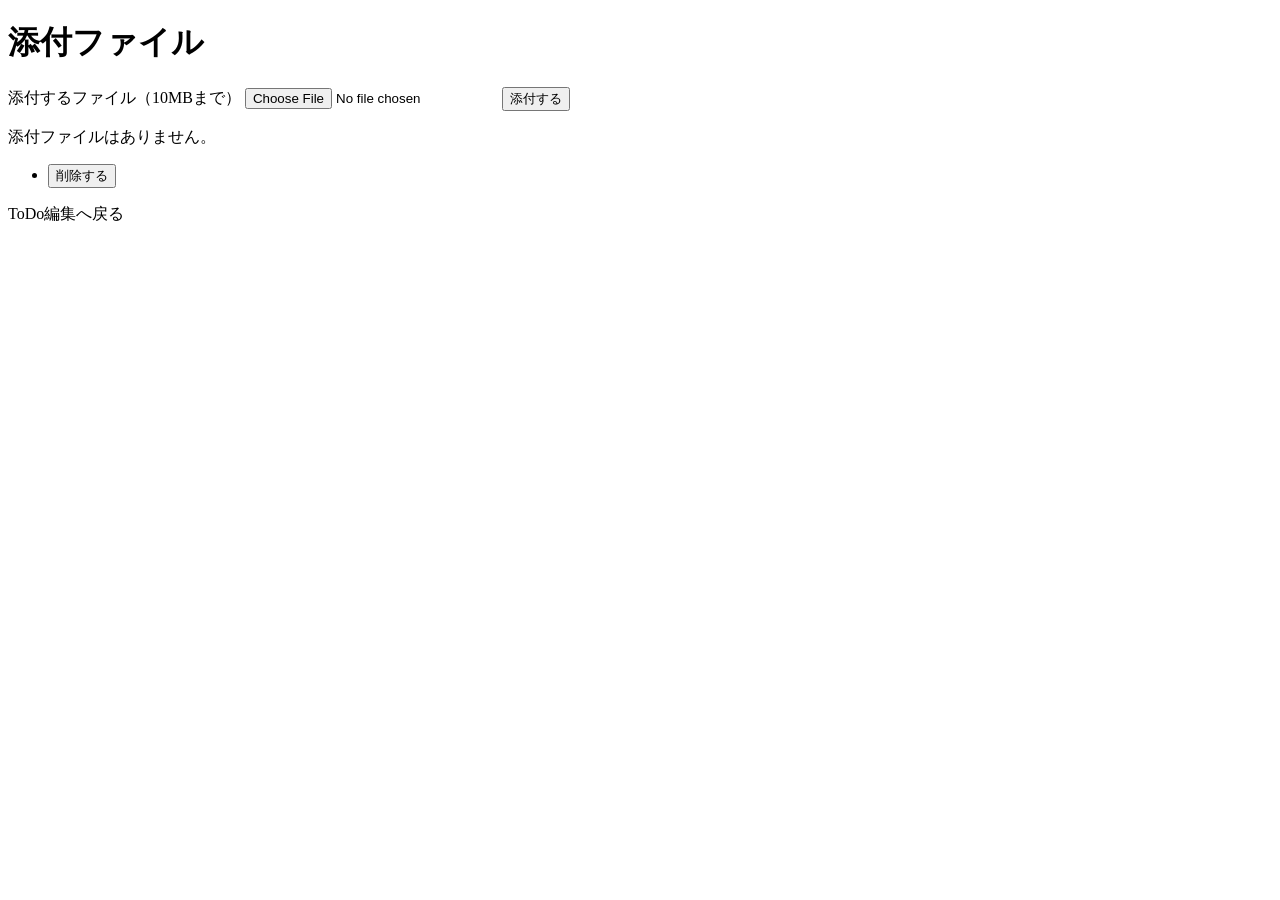
<file: src/main/resources/templates/attachments.html>
<!DOCTYPE html>
<html lang="ja" th:lang="${#locale.language}" xmlns:th="http://www.thymeleaf.org">
<head>
    <meta charset="UTF-8">
    <meta name="viewport" content="width=device-width, initial-scale=1">
    <title th:text="#{attachment.title}">添付ファイル</title>
    <link rel="stylesheet" th:href="@{/css/style.css}">
</head>
<body>
<main class="container">
    <h1 class="page-title" th:text="#{attachment.title}">添付ファイル</h1>
    <p class="flash" th:if="${attachmentMessage}" th:text="#{${attachmentMessage}}" role="status"></p>
    <form th:action="@{/todos/{id}/attachments(id=${todoId})}" method="post" enctype="multipart/form-data">
        <label class="form-label" for="attachment-file" th:text="#{attachment.file}">添付するファイル（10MBまで）</label>
        <input class="form-input" id="attachment-file" name="file" type="file" required>
        <button class="btn" type="submit" th:text="#{attachment.upload}">添付する</button>
    </form>
    <p th:if="${attachments.isEmpty()}" th:text="#{attachment.empty}">添付ファイルはありません。</p>
    <ul th:unless="${attachments.isEmpty()}">
        <li th:each="item : ${attachments}">
            <a class="link" th:href="@{/todos/{todoId}/attachments/{id}(todoId=${todoId},id=${item.id})}"
               th:text="${item.originalName}"></a>
            <form th:action="@{/todos/{todoId}/attachments/{id}/delete(todoId=${todoId},id=${item.id})}"
                  method="post" th:attr="data-confirm=#{attachment.confirm}" onsubmit="return confirm(this.dataset.confirm);">
                <button class="btn sub" type="submit" th:text="#{action.delete}">削除する</button>
            </form>
        </li>
    </ul>
    <a class="link" th:href="@{/todos/{id}/edit(id=${todoId})}" th:text="#{todo.edit.link}">ToDo編集へ戻る</a>
</main>
</body>
</html>
</file>
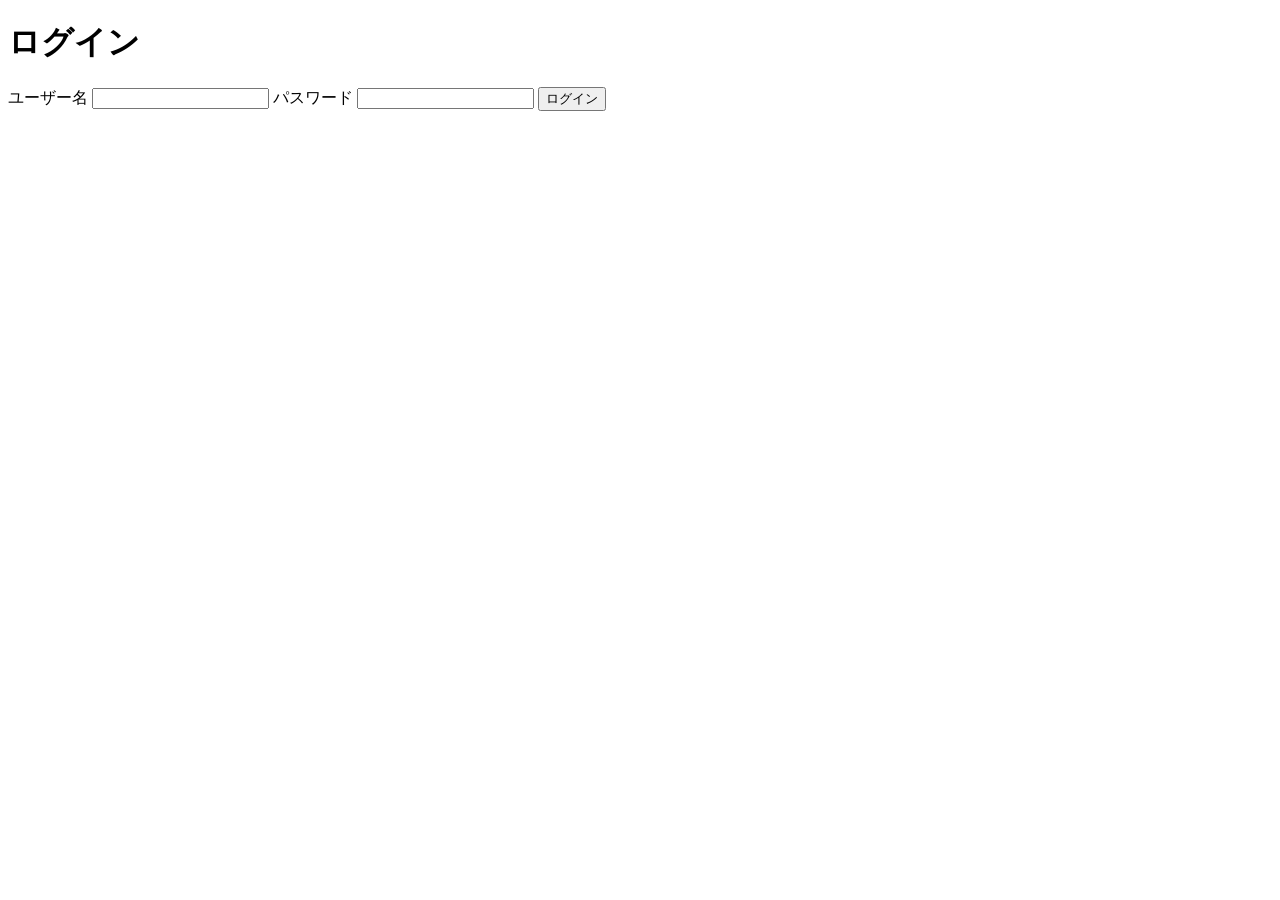
<file: src/main/resources/templates/login.html>
<!DOCTYPE html>
<html lang="ja" th:lang="${#locale.language}" xmlns:th="http://www.thymeleaf.org">
<head>
    <meta charset="UTF-8">
    <meta name="viewport" content="width=device-width, initial-scale=1">
    <title th:text="#{auth.login}">ログイン</title>
    <link rel="stylesheet" th:href="@{/css/style.css}">
</head>
<body>
<main class="container">
    <nav th:replace="~{language :: menu}"></nav>
    <h1 class="page-title" th:text="#{auth.login}">ログイン</h1>
    <p th:if="${param.error}" role="alert" th:text="#{auth.invalid}"></p>
    <p th:if="${param.logout}" role="status" th:text="#{auth.signedout}"></p>
    <form th:action="@{/login}" method="post">
        <label class="form-label" for="username" th:text="#{user.name}">ユーザー名</label>
        <input class="form-input" id="username" name="username" autocomplete="username" required>
        <label class="form-label" for="password" th:text="#{user.password}">パスワード</label>
        <input class="form-input" type="password" id="password" name="password" autocomplete="current-password" required>
        <button class="btn" type="submit" th:text="#{auth.login}">ログイン</button>
    </form>
</main>
</body>
</html>
</file>
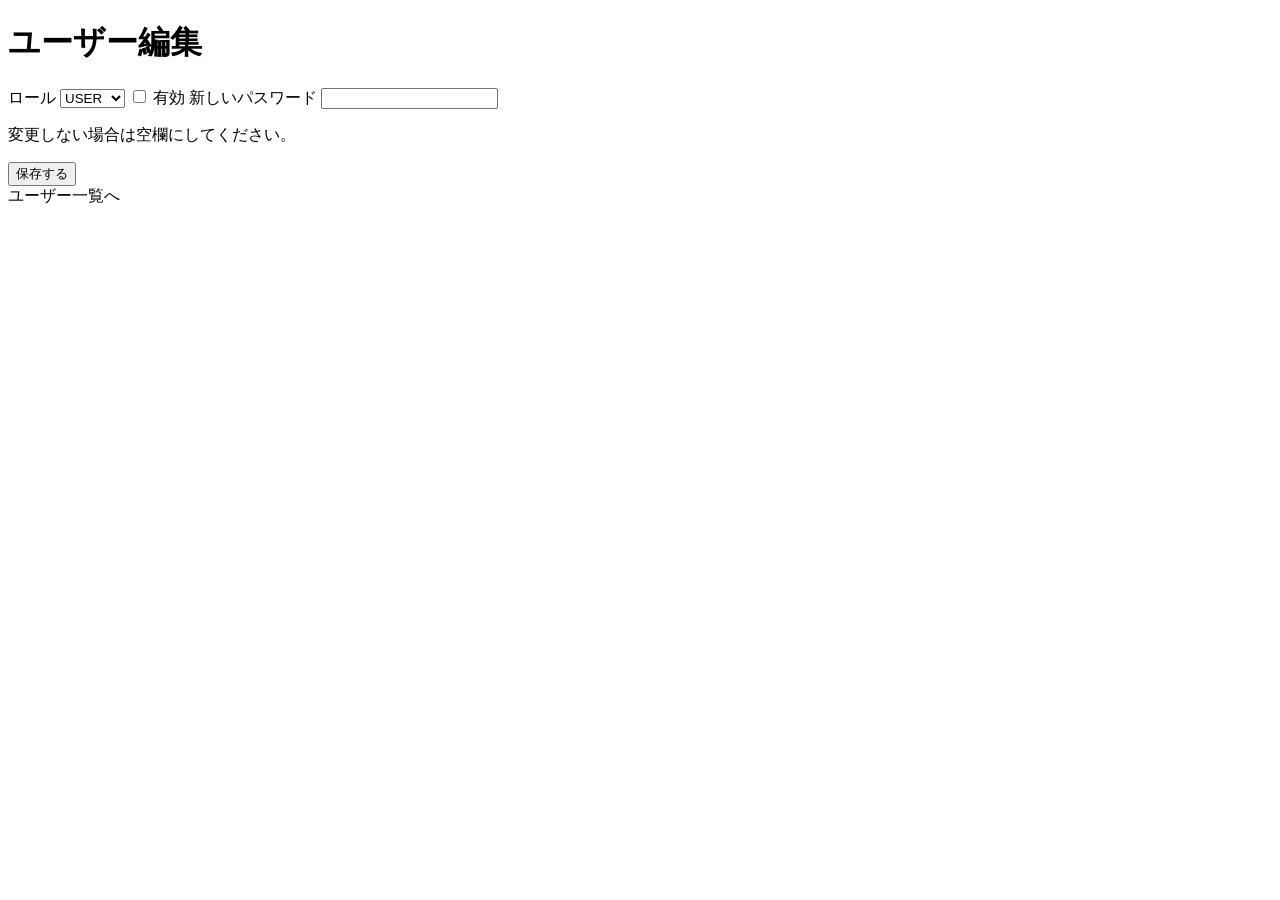
<file: src/main/resources/templates/admin/user-edit.html>
<!DOCTYPE html>
<html lang="ja" th:lang="${#locale.language}" xmlns:th="http://www.thymeleaf.org">
<head>
    <meta charset="UTF-8">
    <meta name="viewport" content="width=device-width, initial-scale=1">
    <title th:text="#{user.edit}">ユーザー編集</title>
    <link rel="stylesheet" th:href="@{/css/style.css}">
</head>
<body>
<main class="container">
    <h1 class="page-title" th:text="#{user.edit}">ユーザー編集</h1>
    <p th:if="${error}" th:text="#{${error}}" role="alert"></p>
    <p th:text="${user.username}"></p>
    <form th:action="@{/admin/users/{id}/edit(id=${user.id})}" method="post">
        <label class="form-label" for="role" th:text="#{user.role}">ロール</label>
        <select class="form-input" id="role" name="role">
            <option value="USER" th:selected="${user.role.name() == 'USER'}">USER</option>
            <option value="ADMIN" th:selected="${user.role.name() == 'ADMIN'}">ADMIN</option>
        </select>
        <label><input type="checkbox" name="enabled" value="true" th:checked="${user.enabled}"> <span th:text="#{user.enabled}">有効</span></label>
        <label class="form-label" for="password" th:text="#{user.password.new}">新しいパスワード</label>
        <input class="form-input" id="password" name="password" type="password" autocomplete="new-password" aria-describedby="password-help">
        <p id="password-help" th:text="#{user.password.help}">変更しない場合は空欄にしてください。</p>
        <button class="btn" type="submit" th:text="#{action.save}">保存する</button>
    </form>
    <a class="link" th:href="@{/admin/users}" th:text="#{user.list.link}">ユーザー一覧へ</a>
</main>
</body>
</html>
</file>
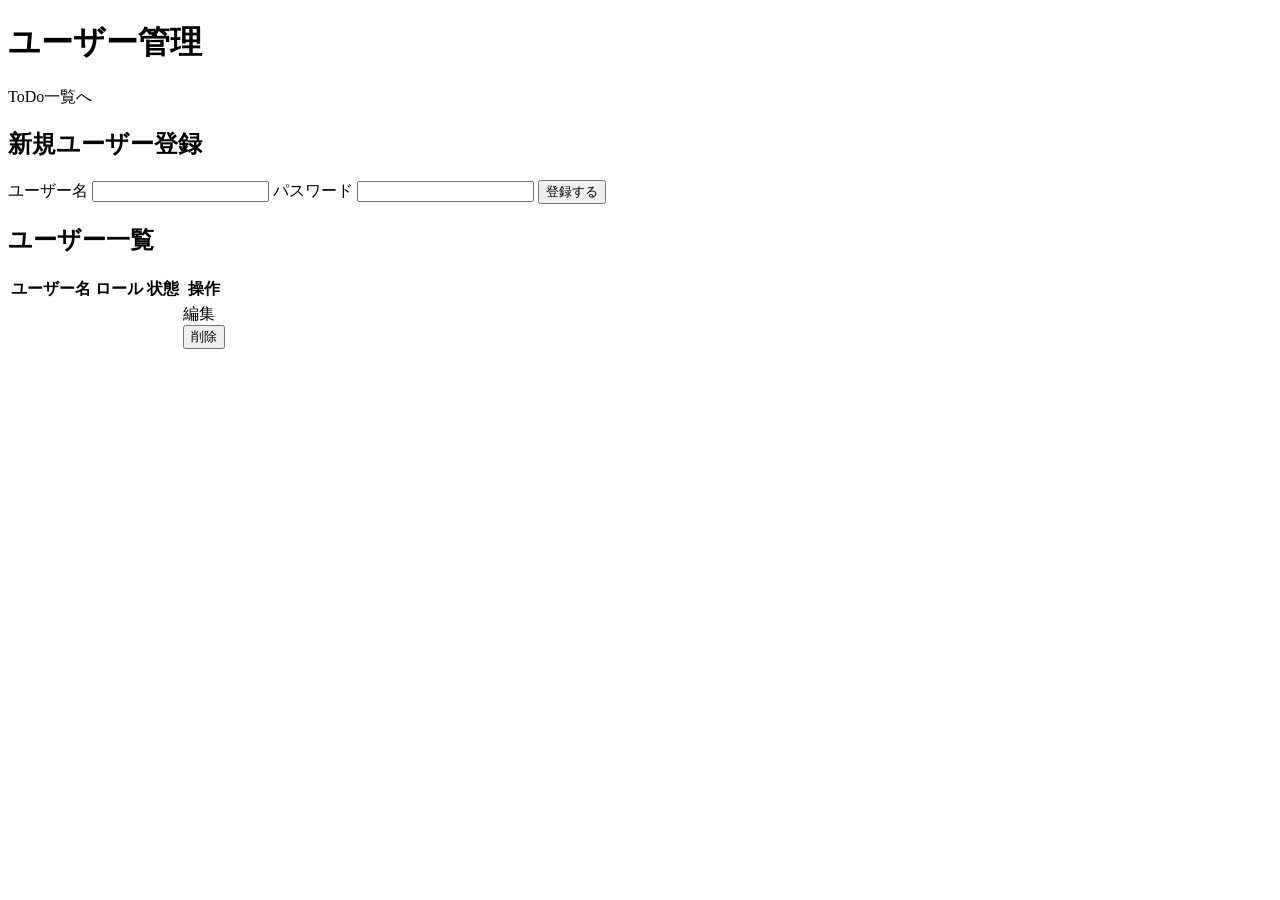
<file: src/main/resources/templates/admin/users.html>
<!DOCTYPE html>
<html lang="ja" th:lang="${#locale.language}" xmlns:th="http://www.thymeleaf.org">
<head>
    <meta charset="UTF-8">
    <meta name="viewport" content="width=device-width, initial-scale=1">
    <title th:text="#{user.management}">ユーザー管理</title>
    <link rel="stylesheet" th:href="@{/css/style.css}">
</head>
<body>
<main class="container">
    <h1 class="page-title" th:text="#{user.management}">ユーザー管理</h1>
    <p th:if="${error}" th:text="#{${error}}" role="alert"></p>
    <p class="flash" th:if="${message}" th:text="#{${message}}" role="status"></p>
    <a class="link" th:href="@{/todos}" th:text="#{todo.list.link}">ToDo一覧へ</a>
    <h2 th:text="#{user.new}">新規ユーザー登録</h2>
    <form th:action="@{/admin/users}" method="post">
        <label class="form-label" for="username" th:text="#{user.name}">ユーザー名</label>
        <input class="form-input" id="username" name="username" th:value="${username}" required maxlength="64" autocomplete="off">
        <label class="form-label" for="password" th:text="#{user.password}">パスワード</label>
        <input class="form-input" id="password" name="password" type="password" required autocomplete="new-password">
        <button class="btn" type="submit" th:text="#{action.register}">登録する</button>
    </form>
    <h2 th:text="#{user.list}">ユーザー一覧</h2>
    <table class="todo-table">
        <thead>
        <tr><th th:text="#{user.name}">ユーザー名</th><th th:text="#{user.role}">ロール</th><th th:text="#{todo.status}">状態</th><th th:text="#{action.actions}">操作</th></tr>
        </thead>
        <tbody>
        <tr th:each="user : ${users}">
            <td th:text="${user.username}"></td>
            <td th:text="${user.role}"></td>
            <td th:text="${user.enabled ? #messages.msg('user.enabled') : #messages.msg('user.disabled')}"></td>
            <td>
                <a class="link" th:href="@{/admin/users/{id}/edit(id=${user.id})}" th:text="#{todo.edit}">編集</a>
                <form th:if="${user.id != actorId}" th:action="@{/admin/users/{id}/delete(id=${user.id})}" method="post"
                      th:attr="data-confirm=#{user.delete.confirm}" onsubmit="return confirm(this.dataset.confirm);">
                    <button class="btn" type="submit" th:text="#{todo.delete}">削除</button>
                </form>
            </td>
        </tr>
        </tbody>
    </table>
</main>
</body>
</html>
</file>
